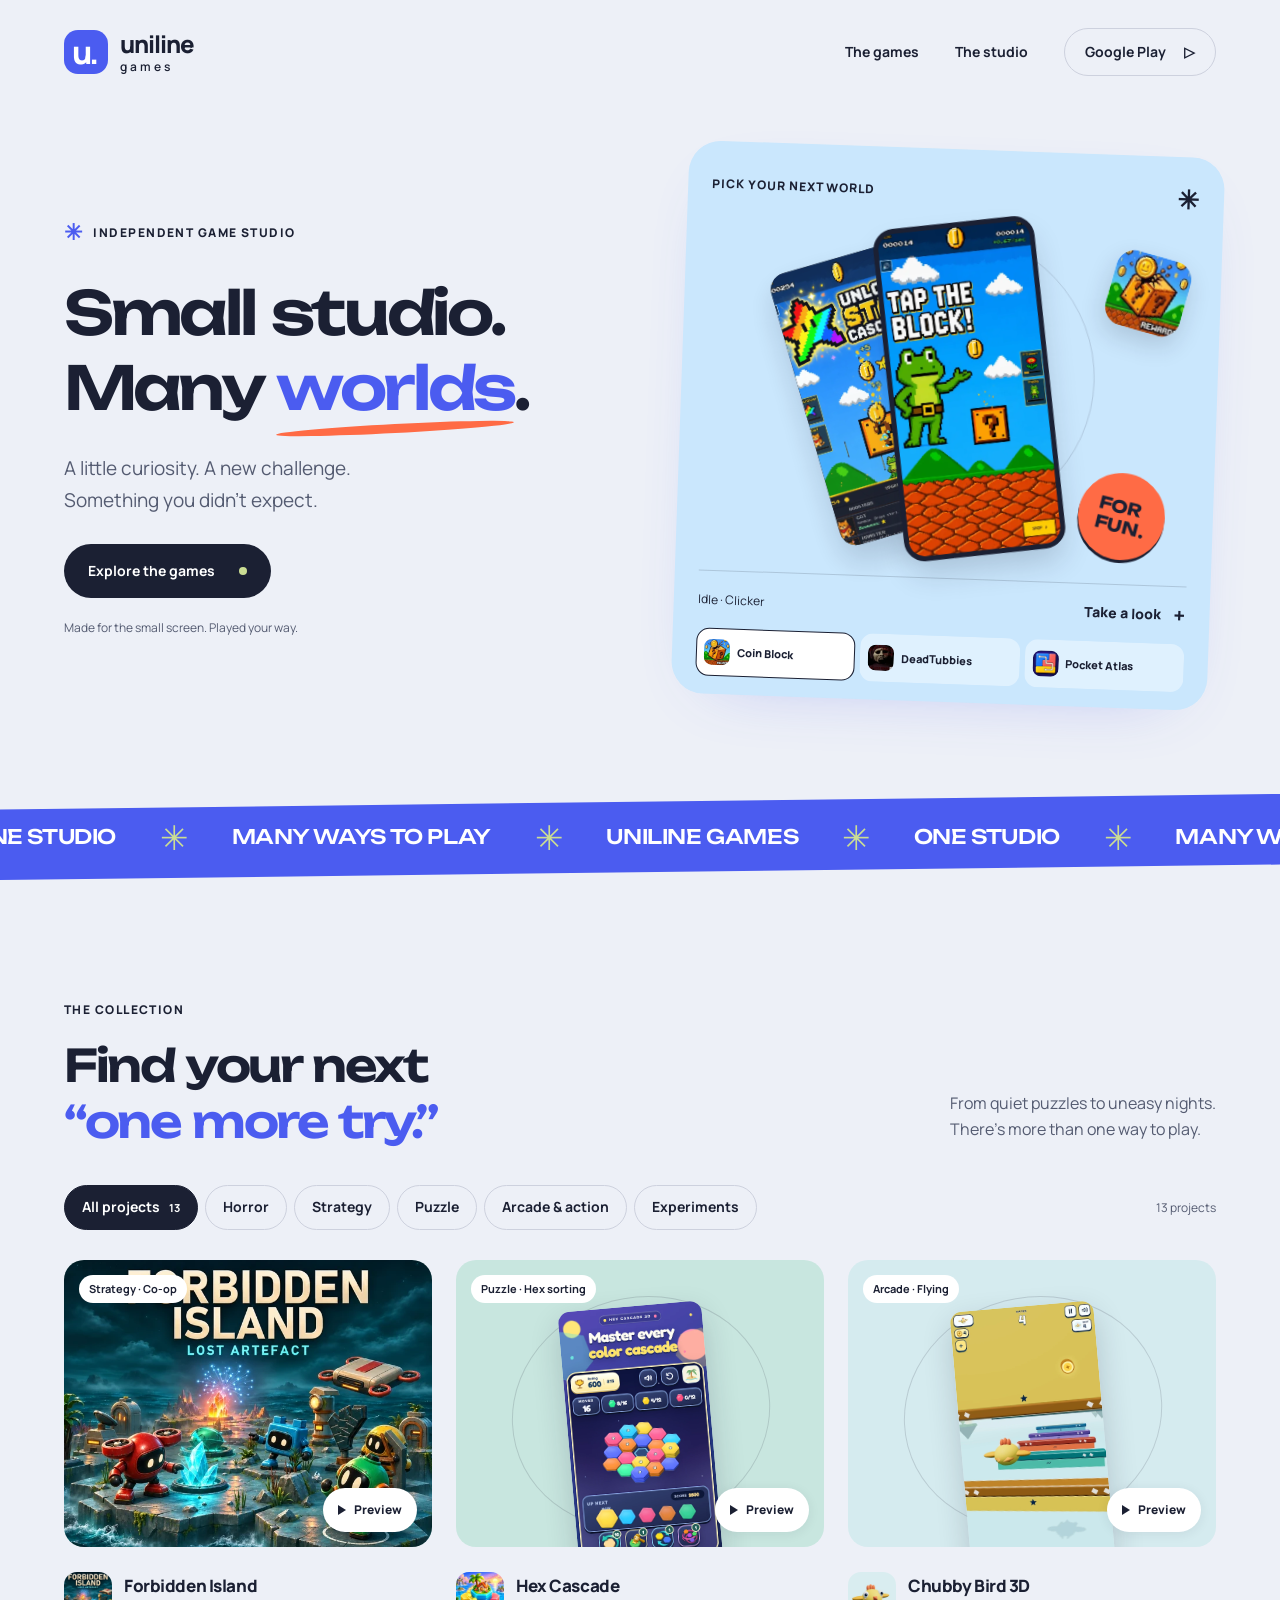
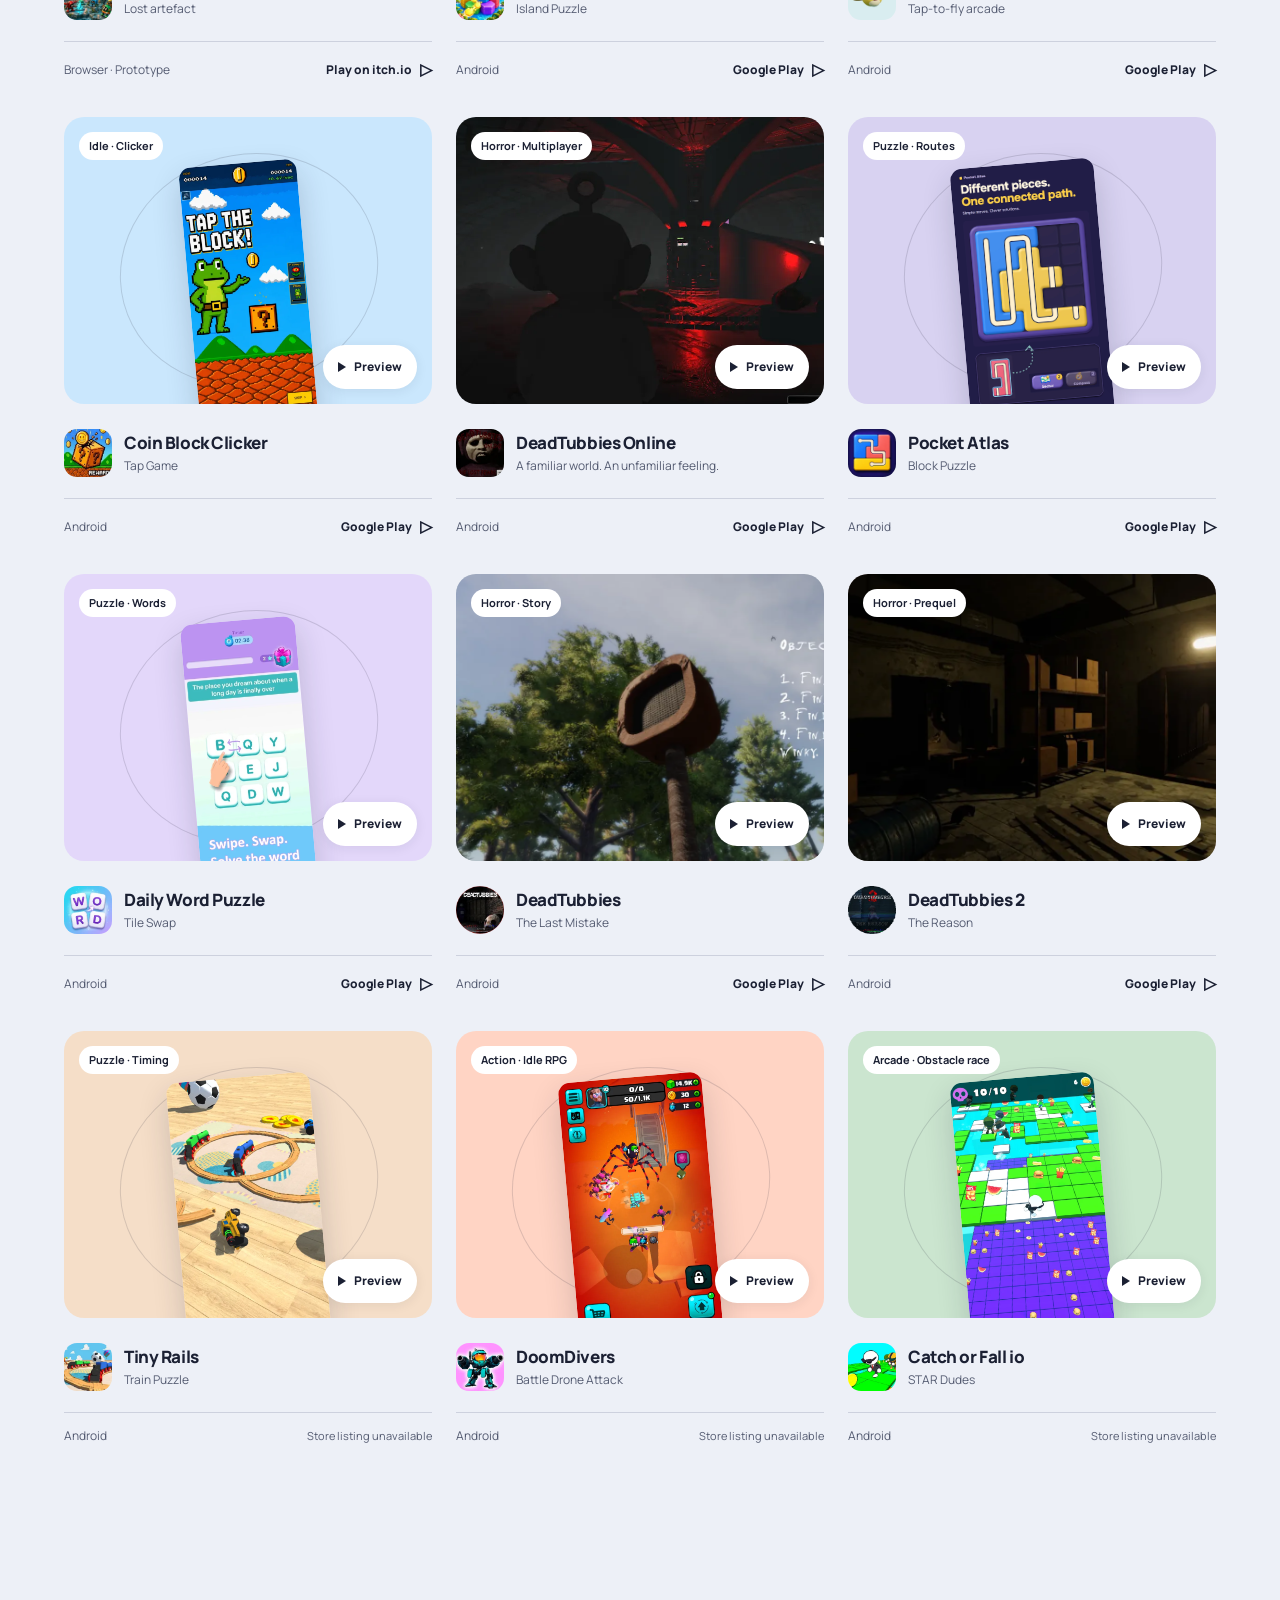
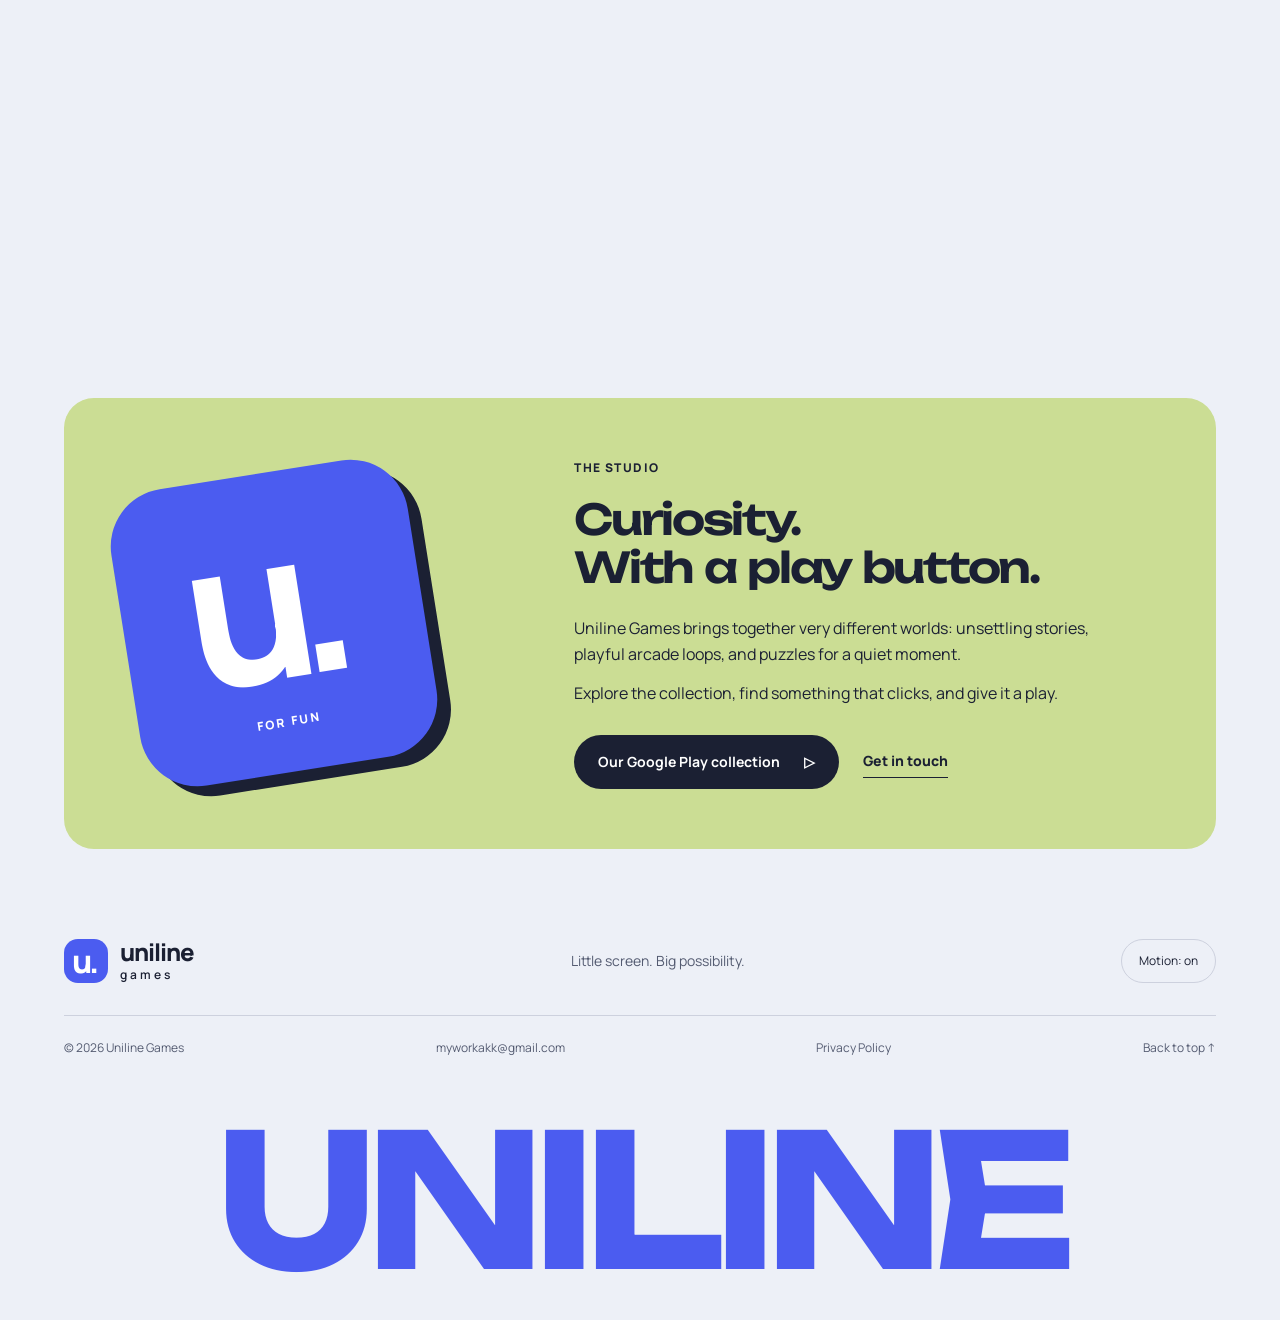
<file: index.html>
<!doctype html>
<html lang="en">
<head>
 <meta charset="utf-8"><meta name="viewport" content="width=device-width, initial-scale=1">
 <meta name="theme-color" content="#EDF0F7">
 <title>Uniline Games — Small studio. Many worlds.</title>
 <meta name="description" content="Explore Uniline Games: Forbidden Island, Hex Cascade, Chubby Bird 3D, Pocket Atlas, and more. Discover our mobile and browser games.">
 <meta property="og:title" content="Uniline Games — Small studio. Many worlds."><meta property="og:description" content="Horror, puzzles, arcade adventures, and a little curiosity. Explore our collection."><meta property="og:type" content="website">
 <link rel="icon" href="assets/favicon.svg" type="image/svg+xml">
 <link rel="preload" href="assets/unbounded.woff2" as="font" type="font/woff2" crossorigin>
 <link rel="stylesheet" href="styles.css?v=20261123"><script src="script.js?v=20261123" defer></script>
</head>
<body>
 <a class="skip-link" href="#collection">Skip to games</a><div class="scroll-progress" aria-hidden="true"></div>
 <header class="site-header"><a class="brand" href="#home" aria-label="Uniline Games home"><span class="brand-mark" aria-hidden="true">u.</span><span>uniline<span class="brand-games">games</span></span></a>
 <button class="menu-toggle js-only" aria-expanded="false" aria-controls="main-nav" aria-label="Open navigation"><span></span><span></span></button>
 <nav id="main-nav" aria-label="Main navigation"><a href="#collection">The games</a><a href="#studio">The studio</a><a class="nav-store" href="https://play.google.com/store/apps/dev?id=8556297894808618230" target="_blank" rel="noopener noreferrer">Google Play <span aria-hidden="true">▷</span></a></nav></header>
 <main>
 <section class="hero section-wrap" id="home" aria-labelledby="hero-title">
  <div class="hero-copy"><p class="eyebrow"><span class="tiny-cross" aria-hidden="true">✳</span> Independent game studio</p><h1 id="hero-title">Small studio.<br>Many <span class="worlds">worlds<span class="word-underline" aria-hidden="true"></span></span>.</h1><p class="hero-description">A little curiosity. A new challenge.<br>Something you didn’t expect.</p><a class="button button-dark" href="#collection">Explore the games <span class="button-dot" aria-hidden="true"></span></a><p class="hero-note">Made for the small screen. Played your way.</p></div>
  <div class="hero-playground" style="--scene-color:#CAE7FD">
   <div class="scene-label"><span>Pick your next world</span><span class="scene-symbol" aria-hidden="true">✳</span></div>
   <div class="scene-stage" id="hero-scene"><div class="scene-circle" aria-hidden="true"></div><div class="scene-back"><img id="hero-image-back" src="assets/coin-2.webp" width="506" height="900" alt="" fetchpriority="high"></div><div class="scene-front"><img id="hero-image" src="assets/coin-1.webp" width="416" height="900" alt="Coin Block Clicker gameplay" fetchpriority="high"></div><img class="scene-icon" id="hero-icon" src="assets/coin-icon.webp" width="100" height="100" alt=""><span class="fun-sticker" aria-hidden="true">FOR<br>FUN.</span></div>
   <div class="scene-caption"><span id="hero-genre">Idle · Clicker</span><button class="text-button js-only" id="hero-preview" data-game="coin">Take a look <span aria-hidden="true">+</span></button></div>
   <div class="scene-selector js-only" role="group" aria-label="Featured games"><button data-scene="coin" aria-pressed="true"><img src="assets/coin-icon.webp" width="32" height="32" alt="">Coin Block</button><button data-scene="dead-online" aria-pressed="false"><img src="assets/dead-online-icon.webp" width="32" height="32" alt="">DeadTubbies</button><button data-scene="atlas" aria-pressed="false"><img src="assets/atlas-icon.webp" width="32" height="32" alt="">Pocket Atlas</button></div>
  </div>
 </section>
 <div class="world-band" aria-hidden="true"><div class="world-band-track"><span>ONE STUDIO</span><span class="band-star">✳</span><span>MANY WAYS TO PLAY</span><span class="band-star">✳</span><span>UNILINE GAMES</span><span class="band-star">✳</span><span>ONE STUDIO</span><span class="band-star">✳</span><span>MANY WAYS TO PLAY</span></div></div>
 <section class="collection section-wrap" id="collection" aria-labelledby="collection-title"><div class="section-heading reveal"><div><p class="eyebrow">The collection</p><h2 id="collection-title">Find your next<br><span>“one more try.”</span></h2></div><p>From quiet puzzles to uneasy nights.<br>There’s more than one way to play.</p></div>
 <div class="collection-toolbar"><div class="filters js-only" role="group" aria-label="Filter projects"><button data-filter="all" aria-pressed="true">All projects <span>13</span></button><button data-filter="horror" aria-pressed="false">Horror</button><button data-filter="strategy" aria-pressed="false">Strategy</button><button data-filter="puzzle" aria-pressed="false">Puzzle</button><button data-filter="arcade" aria-pressed="false">Arcade & action</button><button data-filter="experiments" aria-pressed="false">Experiments</button></div><span class="result-count js-only" role="status" aria-live="polite">13 projects</span></div>
 <div class="game-grid"><article class="game-card reveal" data-category="strategy" id="project-forbidden-island" style="--card-color:#C5E1DA">
 <div class="game-art landscape">
  <img class="art-first" src="assets/forbidden-island-cover.webp" width="630" height="500" alt="Forbidden Island: Lost artefact — cover artwork" loading="lazy">
  <img class="art-second" src="assets/forbidden-island-1.webp" width="1600" height="900" alt="" loading="lazy">
  <span class="genre-pill">Strategy · Co-op</span>
  <button class="preview-button js-only" data-game="forbidden-island" aria-label="Preview Forbidden Island"><span class="play-symbol" aria-hidden="true"></span> Preview</button>
 </div>
 <div class="game-info"><img class="app-icon" src="assets/forbidden-island-icon.webp" width="52" height="52" alt="" loading="lazy"><div><h3>Forbidden Island</h3><p>Lost artefact</p></div></div>
 <div class="card-bottom"><span>Browser · Prototype</span><a href="https://unilinegames.itch.io/forbiddenisland" target="_blank" rel="noopener noreferrer" aria-label="Play Forbidden Island on itch.io">Play on itch.io <span class="small-play" aria-hidden="true">▷</span></a></div>
</article>
<article class="game-card reveal" data-category="puzzle" id="project-hex" style="--card-color:#C8E6DF">
 <div class="game-art portrait">
  <img class="art-first" src="assets/hex-1.webp" width="720" height="1280" alt="Hex Cascade — gameplay screenshot" loading="lazy">
  <img class="art-second" src="assets/hex-2.webp" width="720" height="1280" alt="" loading="lazy">
  <span class="genre-pill">Puzzle · Hex sorting</span>
  <button class="preview-button js-only" data-game="hex" aria-label="Preview Hex Cascade"><span class="play-symbol" aria-hidden="true"></span> Preview</button>
 </div>
 <div class="game-info"><img class="app-icon" src="assets/hex-icon.webp" width="52" height="52" alt="" loading="lazy"><div><h3>Hex Cascade</h3><p>Island Puzzle</p></div></div>
 <div class="card-bottom"><span>Android</span><a href="https://play.google.com/store/apps/details?id=com.uniline.hexsortpuzzle" target="_blank" rel="noopener noreferrer" aria-label="Hex Cascade on Google Play">Google Play <span class="small-play" aria-hidden="true">▷</span></a></div>
</article>
<article class="game-card reveal" data-category="arcade" id="project-bird" style="--card-color:#D5EBEF">
 <div class="game-art portrait">
  <img class="art-first" src="assets/bird-1.webp" width="720" height="1280" alt="Chubby Bird 3D — gameplay screenshot" loading="lazy">
  <img class="art-second" src="assets/bird-2.webp" width="720" height="1280" alt="" loading="lazy">
  <span class="genre-pill">Arcade · Flying</span>
  <button class="preview-button js-only" data-game="bird" aria-label="Preview Chubby Bird 3D"><span class="play-symbol" aria-hidden="true"></span> Preview</button>
 </div>
 <div class="game-info"><img class="app-icon" src="assets/bird-icon.webp" width="52" height="52" alt="" loading="lazy"><div><h3>Chubby Bird 3D</h3><p>Tap-to-fly arcade</p></div></div>
 <div class="card-bottom"><span>Android</span><a href="https://play.google.com/store/apps/details?id=com.angryflappybird.uniline" target="_blank" rel="noopener noreferrer" aria-label="Chubby Bird 3D on Google Play">Google Play <span class="small-play" aria-hidden="true">▷</span></a></div>
</article>
<article class="game-card reveal" data-category="arcade" id="project-coin" style="--card-color:#CAE7FD">
 <div class="game-art portrait">
  <img class="art-first" src="assets/coin-1.webp" width="405" height="900" alt="Coin Block Clicker — gameplay screenshot" loading="lazy">
  <img class="art-second" src="assets/coin-2.webp" width="405" height="900" alt="" loading="lazy">
  <span class="genre-pill">Idle · Clicker</span>
  <button class="preview-button js-only" data-game="coin" aria-label="Preview Coin Block Clicker"><span class="play-symbol" aria-hidden="true"></span> Preview</button>
 </div>
 <div class="game-info"><img class="app-icon" src="assets/coin-icon.webp" width="52" height="52" alt="" loading="lazy"><div><h3>Coin Block Clicker</h3><p>Tap Game</p></div></div>
 <div class="card-bottom"><span>Android</span><a href="https://play.google.com/store/apps/details?id=com.cubeclickercoin.app" target="_blank" rel="noopener noreferrer" aria-label="Coin Block Clicker on Google Play">Google Play <span class="small-play" aria-hidden="true">▷</span></a></div>
</article>
<article class="game-card reveal" data-category="horror" id="project-dead-online" style="--card-color:#D3D8E0">
 <div class="game-art landscape">
  <img class="art-first" src="assets/dead-online-1.webp" width="1100" height="619" alt="DeadTubbies Online — gameplay screenshot" loading="lazy">
  <img class="art-second" src="assets/dead-online-2.webp" width="1100" height="619" alt="" loading="lazy">
  <span class="genre-pill">Horror · Multiplayer</span>
  <button class="preview-button js-only" data-game="dead-online" aria-label="Preview DeadTubbies Online"><span class="play-symbol" aria-hidden="true"></span> Preview</button>
 </div>
 <div class="game-info"><img class="app-icon" src="assets/dead-online-icon.webp" width="52" height="52" alt="" loading="lazy"><div><h3>DeadTubbies Online</h3><p>A familiar world. An unfamiliar feeling.</p></div></div>
 <div class="card-bottom"><span>Android</span><a href="https://play.google.com/store/apps/details?id=com.ArtuomGameStudio.DTOnline" target="_blank" rel="noopener noreferrer" aria-label="DeadTubbies Online on Google Play">Google Play <span class="small-play" aria-hidden="true">▷</span></a></div>
</article>
<article class="game-card reveal" data-category="puzzle" id="project-atlas" style="--card-color:#D8D2F1">
 <div class="game-art portrait">
  <img class="art-first" src="assets/atlas-1.webp" width="720" height="1280" alt="Pocket Atlas — gameplay screenshot" loading="lazy">
  <img class="art-second" src="assets/atlas-2.webp" width="720" height="1280" alt="" loading="lazy">
  <span class="genre-pill">Puzzle · Routes</span>
  <button class="preview-button js-only" data-game="atlas" aria-label="Preview Pocket Atlas"><span class="play-symbol" aria-hidden="true"></span> Preview</button>
 </div>
 <div class="game-info"><img class="app-icon" src="assets/atlas-icon.webp" width="52" height="52" alt="" loading="lazy"><div><h3>Pocket Atlas</h3><p>Block Puzzle</p></div></div>
 <div class="card-bottom"><span>Android</span><a href="https://play.google.com/store/apps/details?id=com.blockpuzzlepocketatlas" target="_blank" rel="noopener noreferrer" aria-label="Pocket Atlas on Google Play">Google Play <span class="small-play" aria-hidden="true">▷</span></a></div>
</article>
<article class="game-card reveal" data-category="puzzle" id="project-word" style="--card-color:#E3D7FA">
 <div class="game-art portrait">
  <img class="art-first" src="assets/word-1.webp" width="405" height="900" alt="Daily Word Puzzle — gameplay screenshot" loading="lazy">
  <img class="art-second" src="assets/word-2.webp" width="405" height="900" alt="" loading="lazy">
  <span class="genre-pill">Puzzle · Words</span>
  <button class="preview-button js-only" data-game="word" aria-label="Preview Daily Word Puzzle"><span class="play-symbol" aria-hidden="true"></span> Preview</button>
 </div>
 <div class="game-info"><img class="app-icon" src="assets/word-icon.webp" width="52" height="52" alt="" loading="lazy"><div><h3>Daily Word Puzzle</h3><p>Tile Swap</p></div></div>
 <div class="card-bottom"><span>Android</span><a href="https://play.google.com/store/apps/details?id=com.Uniline.DailyWordPuzzle" target="_blank" rel="noopener noreferrer" aria-label="Daily Word Puzzle on Google Play">Google Play <span class="small-play" aria-hidden="true">▷</span></a></div>
</article>
<article class="game-card reveal" data-category="horror" id="project-dead-last" style="--card-color:#D8DFDF">
 <div class="game-art landscape">
  <img class="art-first" src="assets/dead-last-1.webp" width="1100" height="619" alt="DeadTubbies — gameplay screenshot" loading="lazy">
  <img class="art-second" src="assets/dead-last-2.webp" width="1100" height="619" alt="" loading="lazy">
  <span class="genre-pill">Horror · Story</span>
  <button class="preview-button js-only" data-game="dead-last" aria-label="Preview DeadTubbies"><span class="play-symbol" aria-hidden="true"></span> Preview</button>
 </div>
 <div class="game-info"><img class="app-icon" src="assets/dead-last-icon.webp" width="52" height="52" alt="" loading="lazy"><div><h3>DeadTubbies</h3><p>The Last Mistake</p></div></div>
 <div class="card-bottom"><span>Android</span><a href="https://play.google.com/store/apps/details?id=com.ArtuomGameStudio.DT1" target="_blank" rel="noopener noreferrer" aria-label="DeadTubbies on Google Play">Google Play <span class="small-play" aria-hidden="true">▷</span></a></div>
</article>
<article class="game-card reveal" data-category="horror" id="project-dead-reason" style="--card-color:#DCCCD0">
 <div class="game-art landscape">
  <img class="art-first" src="assets/dead-reason-1.webp" width="1100" height="619" alt="DeadTubbies 2 — gameplay screenshot" loading="lazy">
  <img class="art-second" src="assets/dead-reason-2.webp" width="1100" height="619" alt="" loading="lazy">
  <span class="genre-pill">Horror · Prequel</span>
  <button class="preview-button js-only" data-game="dead-reason" aria-label="Preview DeadTubbies 2"><span class="play-symbol" aria-hidden="true"></span> Preview</button>
 </div>
 <div class="game-info"><img class="app-icon" src="assets/dead-reason-icon.webp" width="52" height="52" alt="" loading="lazy"><div><h3>DeadTubbies 2</h3><p>The Reason</p></div></div>
 <div class="card-bottom"><span>Android</span><a href="https://play.google.com/store/apps/details?id=com.ArtuomGameStudio.DT2" target="_blank" rel="noopener noreferrer" aria-label="DeadTubbies 2 on Google Play">Google Play <span class="small-play" aria-hidden="true">▷</span></a></div>
</article>
<article class="game-card reveal" data-category="puzzle" id="project-rails" style="--card-color:#F5DEC8">
 <div class="game-art portrait">
  <img class="art-first" src="assets/rails-1.webp" width="405" height="900" alt="Tiny Rails — gameplay screenshot" loading="lazy">
  <img class="art-second" src="assets/rails-2.webp" width="405" height="900" alt="" loading="lazy">
  <span class="genre-pill">Puzzle · Timing</span>
  <button class="preview-button js-only" data-game="rails" aria-label="Preview Tiny Rails"><span class="play-symbol" aria-hidden="true"></span> Preview</button>
 </div>
 <div class="game-info"><img class="app-icon" src="assets/rails-icon.webp" width="52" height="52" alt="" loading="lazy"><div><h3>Tiny Rails</h3><p>Train Puzzle</p></div></div>
 <div class="card-bottom"><span>Android</span><span class="unavailable">Store listing unavailable</span></div>
</article>
<article class="game-card reveal" data-category="arcade" id="project-doom" style="--card-color:#FFD4C4">
 <div class="game-art portrait">
  <img class="art-first" src="assets/doom-1.webp" width="405" height="900" alt="DoomDivers — gameplay screenshot" loading="lazy">
  <img class="art-second" src="assets/doom-2.webp" width="405" height="900" alt="" loading="lazy">
  <span class="genre-pill">Action · Idle RPG</span>
  <button class="preview-button js-only" data-game="doom" aria-label="Preview DoomDivers"><span class="play-symbol" aria-hidden="true"></span> Preview</button>
 </div>
 <div class="game-info"><img class="app-icon" src="assets/doom-icon.webp" width="52" height="52" alt="" loading="lazy"><div><h3>DoomDivers</h3><p>Battle Drone Attack</p></div></div>
 <div class="card-bottom"><span>Android</span><span class="unavailable">Store listing unavailable</span></div>
</article>
<article class="game-card reveal" data-category="arcade" id="project-catch" style="--card-color:#CBE5CF">
 <div class="game-art portrait">
  <img class="art-first" src="assets/catch-1.webp" width="405" height="900" alt="Catch or Fall io — gameplay screenshot" loading="lazy">
  <img class="art-second" src="assets/catch-2.webp" width="405" height="900" alt="" loading="lazy">
  <span class="genre-pill">Arcade · Obstacle race</span>
  <button class="preview-button js-only" data-game="catch" aria-label="Preview Catch or Fall io"><span class="play-symbol" aria-hidden="true"></span> Preview</button>
 </div>
 <div class="game-info"><img class="app-icon" src="assets/catch-icon.webp" width="52" height="52" alt="" loading="lazy"><div><h3>Catch or Fall io</h3><p>STAR Dudes</p></div></div>
 <div class="card-bottom"><span>Android</span><span class="unavailable">Store listing unavailable</span></div>
</article>
<article class="game-card reveal" data-category="experiments" id="project-what-if" style="--card-color:#D4D2E6">
 <div class="game-art portrait">
  <img class="art-first" src="assets/what-if-1.webp" width="405" height="900" alt="What If — gameplay screenshot" loading="lazy">
  <img class="art-second" src="assets/what-if-2.webp" width="405" height="900" alt="" loading="lazy">
  <span class="genre-pill">Experiment · AI portraits</span>
  <button class="preview-button js-only" data-game="what-if" aria-label="Preview What If"><span class="play-symbol" aria-hidden="true"></span> Preview</button>
 </div>
 <div class="game-info"><img class="app-icon" src="assets/what-if-icon.webp" width="52" height="52" alt="" loading="lazy"><div><h3>What If</h3><p>Your personal stories</p></div></div>
 <div class="card-bottom"><span>Beyond games</span><a href="https://play.google.com/store/apps/details?id=com.whatif.whatiffapp" target="_blank" rel="noopener noreferrer" aria-label="What If on Google Play">Google Play <span class="small-play" aria-hidden="true">▷</span></a></div>
</article></div>
 </section>
 <section class="studio section-wrap" id="studio" aria-labelledby="studio-title"><div class="studio-inner reveal"><div class="studio-emblem" aria-hidden="true"><span>u.</span><small>FOR FUN</small></div><div class="studio-copy"><p class="eyebrow">The studio</p><h2 id="studio-title">Curiosity.<br>With a play button.</h2><p>Uniline Games brings together very different worlds: unsettling stories, playful arcade loops, and puzzles for a quiet moment.</p><p>Explore the collection, find something that clicks, and give it a play.</p><div class="studio-links"><a class="button button-dark" href="https://play.google.com/store/apps/dev?id=8556297894808618230" target="_blank" rel="noopener noreferrer">Our Google Play collection <span aria-hidden="true">▷</span></a><a class="contact-link" href="mailto:myworkakk@gmail.com">Get in touch</a></div></div></div></section>
 </main>
 <footer class="site-footer section-wrap"><div class="footer-top"><a class="brand" href="#home"><span class="brand-mark" aria-hidden="true">u.</span><span>uniline<span class="brand-games">games</span></span></a><p>Little screen. Big possibility.</p><button class="motion-toggle js-only" aria-pressed="true">Motion: on</button></div><div class="footer-bottom"><span>© <span id="year">2026</span> Uniline Games</span><a href="mailto:myworkakk@gmail.com">myworkakk@gmail.com</a><a href="policy/">Privacy Policy</a><a href="#home">Back to top <span aria-hidden="true">↑</span></a></div><div class="footer-wordmark" aria-hidden="true">UNILINE</div></footer>
 <dialog class="game-dialog" aria-labelledby="dialog-title"><div class="dialog-shell"><button class="dialog-close" aria-label="Close game preview">×</button><div class="dialog-gallery"><img id="dialog-image" src="assets/coin-1.webp" alt=""><div class="gallery-controls"><button id="gallery-prev" aria-label="Previous screenshot">‹</button><span id="gallery-count" aria-live="polite">1 / 3</span><button id="gallery-next" aria-label="Next screenshot">›</button></div></div><div class="dialog-copy"><p class="eyebrow" id="dialog-genre"></p><h2 id="dialog-title"></h2><p class="dialog-subtitle" id="dialog-subtitle"></p><p id="dialog-description"></p><a class="button button-dark" id="dialog-store" target="_blank" rel="noopener noreferrer"><span id="dialog-store-label">View on Google Play</span> <span aria-hidden="true">▷</span></a><p id="dialog-unavailable" hidden>The Google Play listing is currently unavailable. You can still explore the project here.</p></div></div></dialog>
</body></html>
</file>
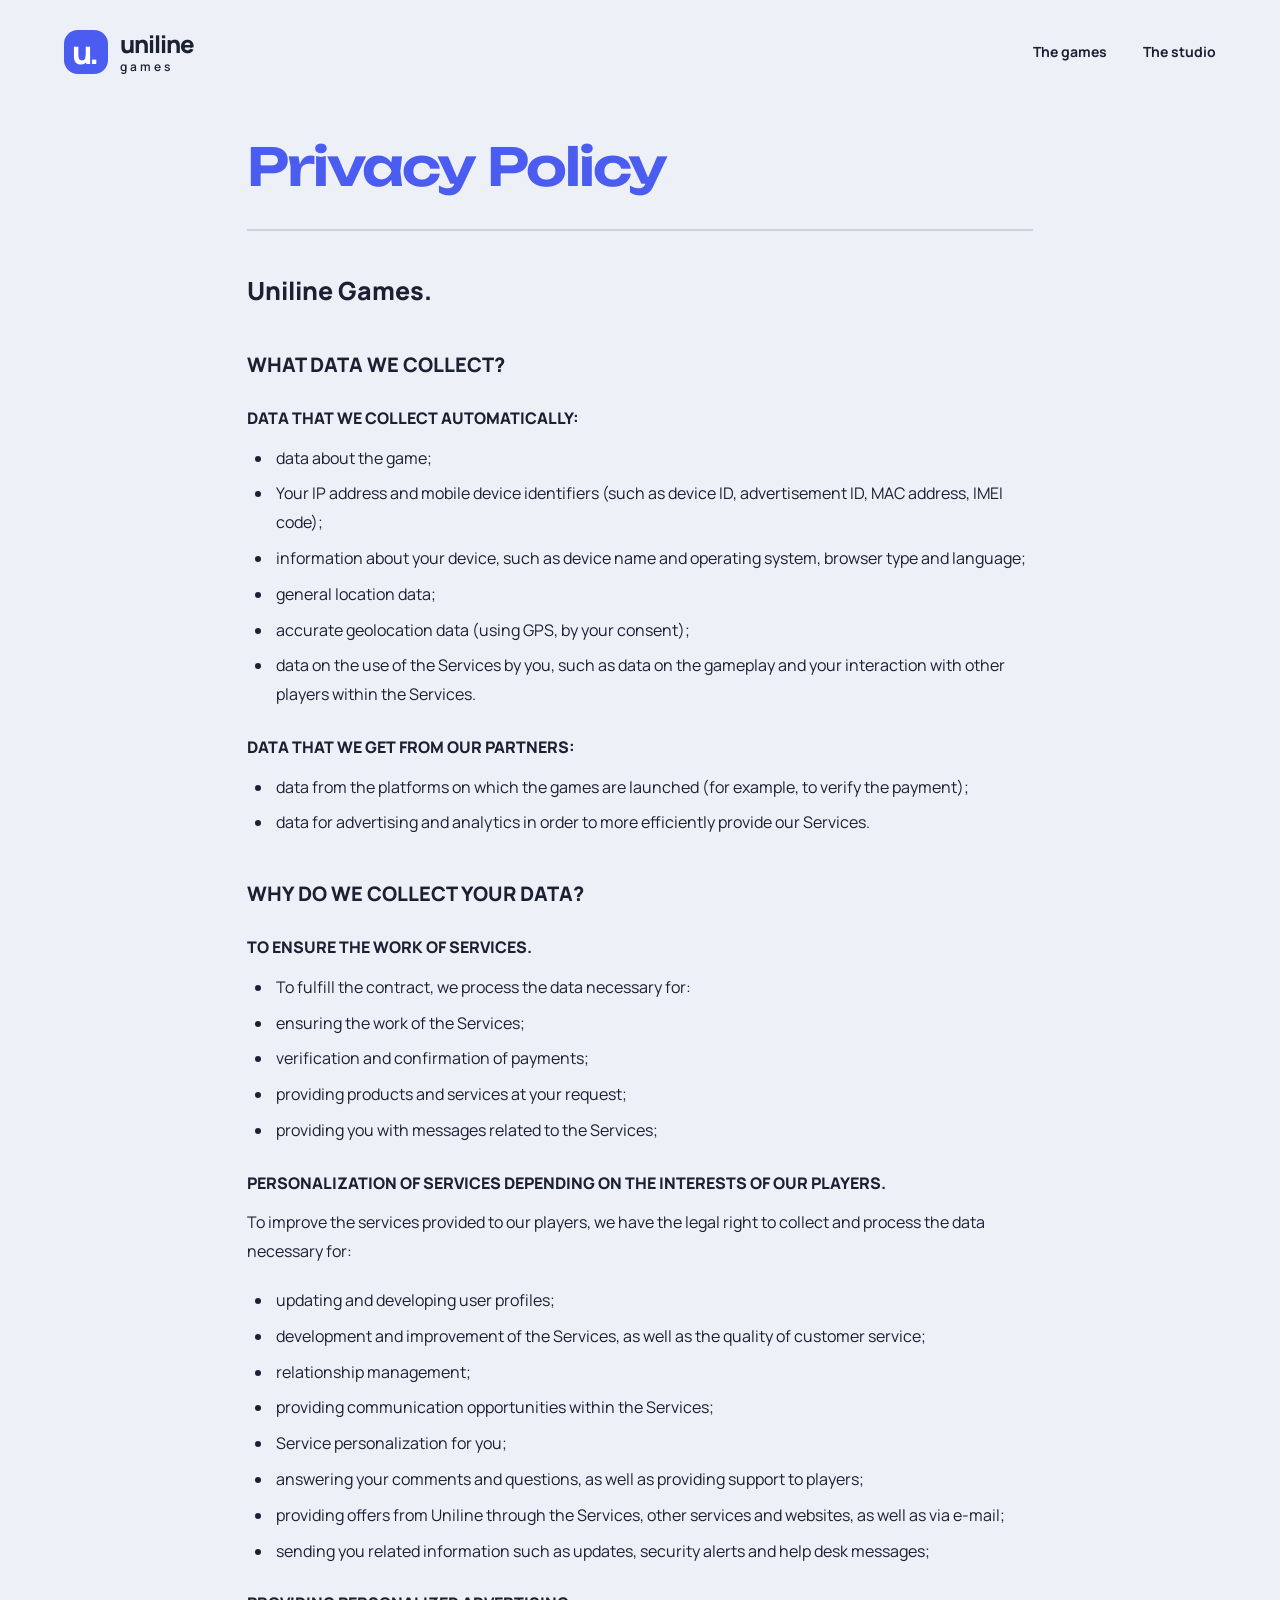
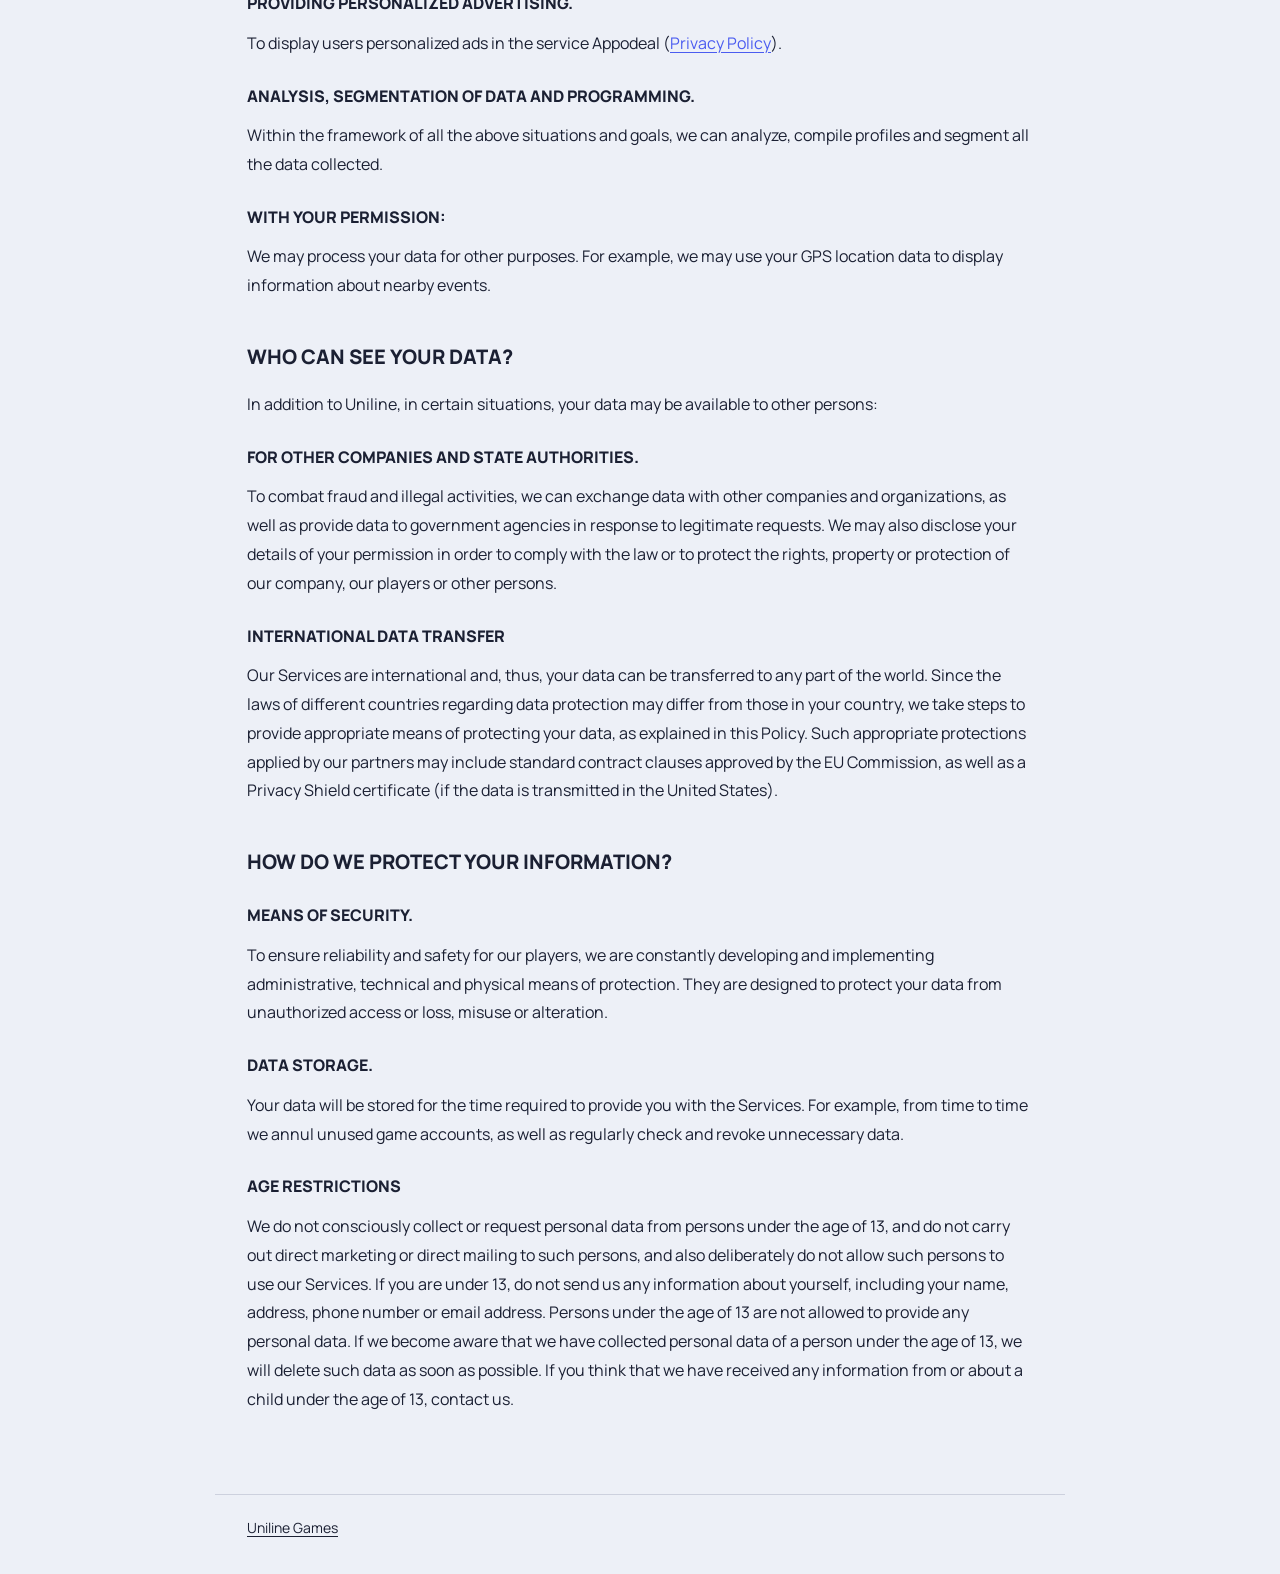
<file: policy/index.html>
<!doctype html>
<html lang="en">
<head>
 <meta charset="utf-8">
 <meta name="viewport" content="width=device-width, initial-scale=1">
 <meta name="theme-color" content="#EDF0F7">
 <title>Privacy Policy — Uniline Games</title>
 <meta name="description" content="Privacy Policy for Uniline Games.">
 <link rel="icon" href="../assets/favicon.svg" type="image/svg+xml">
 <link rel="stylesheet" href="../styles.css">
 <link rel="stylesheet" href="../policy/policy.css">
</head>
<body>
 <header class="site-header"><a class="brand" href="../" aria-label="Uniline Games home"><span class="brand-mark" aria-hidden="true">u.</span><span>uniline<span class="brand-games">games</span></span></a><nav aria-label="Main navigation"><a href="../#collection">The games</a><a href="../#studio">The studio</a></nav></header>
 <main class="policy-document" aria-labelledby="policy-title">
  <h1 id="policy-title">Privacy Policy</h1>
  <div class="policy-original">
    <div class="container">
		<div class="row">
			<div class="col-md-12">
				<h2>Uniline Games.</h2>
				<h3>WHAT DATA WE COLLECT?</h2>
				<h4>DATA THAT WE COLLECT AUTOMATICALLY:</h3>
				<ul>
					<li>data about the game;</li>
					<li>Your IP address and mobile device identifiers (such as device ID, advertisement ID, MAC address, IMEI code);</li>
					<li>information about your device, such as device name and operating system, browser type and language;</li>
					<li>general location data;</li>
					<li>accurate geolocation data (using GPS, by your consent);</li>
					<li>data on the use of the Services by you, such as data on the gameplay and your interaction with other players within the Services.</li>
				</ul>

				<h4>DATA THAT WE GET FROM OUR PARTNERS:</h4>
				<ul>
					<li>data from the platforms on which the games are launched (for example, to verify the payment);</li>
					<li>data for advertising and analytics in order to more efficiently provide our Services.</li>
				</ul>
				<h3>WHY DO WE COLLECT YOUR DATA?</h3>
				<h4>TO ENSURE THE WORK OF SERVICES.</h4>
				<ul>
					<li>To fulfill the contract, we process the data necessary for:</li>
					<li>ensuring the work of the Services;</li>
					<li>verification and confirmation of payments;</li>
					<li>providing products and services at your request;</li>
					<li>providing you with messages related to the Services;</li>
				</ul>
				<h4>PERSONALIZATION OF SERVICES DEPENDING ON THE INTERESTS OF OUR PLAYERS.</h4>
				<p>To improve the services provided to our players, we have the legal right to collect and process the data necessary for:</p>
				<ul>
					<li>updating and developing user profiles;</li>
					<li>development and improvement of the Services, as well as the quality of customer service;</li>
					<li>relationship management;</li>
					<li>providing communication opportunities within the Services;</li>
					<li>Service personalization for you;</li>
					<li>answering your comments and questions, as well as providing support to players;</li>
					<li>providing offers from Uniline through the Services, other services and websites, as well as via e-mail;</li>
					<li>sending you related information such as updates, security alerts and help desk messages;</li>
				</ul>
				<h4>PROVIDING PERSONALIZED ADVERTISING.</h4>
				<p>To display users personalized ads in the service Appodeal (<a href="https://appodeal.com/privacy-policy/">Privacy Policy</a>).</p>

				<h4>ANALYSIS, SEGMENTATION OF DATA AND PROGRAMMING.</h4>
				<p>Within the framework of all the above situations and goals, we can analyze, compile profiles and segment all the data collected.</p>

				<h4>WITH YOUR PERMISSION:</h4>
				<p>We may process your data for other purposes. For example, we may use your GPS location data to display information about nearby events.</p>

				<h3>WHO CAN SEE YOUR DATA?</h3>
				<p>In addition to Uniline, in certain situations, your data may be available to other persons:</p>
				<h4>FOR OTHER COMPANIES AND STATE AUTHORITIES.</h4>
				<p>To combat fraud and illegal activities, we can exchange data with other companies and organizations, as well as provide data to government agencies in response to legitimate requests.
We may also disclose your details of your permission in order to comply with the law or to protect the rights, property or protection of our company, our players or other persons.</p>
				<h4>INTERNATIONAL DATA TRANSFER</h4>
				<p>Our Services are international and, thus, your data can be transferred to any part of the world. Since the laws of different countries regarding data protection may differ from those in your country, we take steps to provide appropriate means of protecting your data, as explained in this Policy. Such appropriate protections applied by our partners may include standard contract clauses approved by the EU Commission, as well as a Privacy Shield certificate (if the data is transmitted in the United States).</p>

				<h3>HOW DO WE PROTECT YOUR INFORMATION?</h3>
				<h4>MEANS OF SECURITY.</h4>
				<p>To ensure reliability and safety for our players, we are constantly developing and implementing administrative, technical and physical means of protection. They are designed to protect your data from unauthorized access or loss, misuse or alteration.</p>
				<h4>DATA STORAGE.</h4>
				<p>Your data will be stored for the time required to provide you with the Services. For example, from time to time we annul unused game accounts, as well as regularly check and revoke unnecessary data.</p>
				<h4>AGE RESTRICTIONS</h4>
				<p>We do not consciously collect or request personal data from persons under the age of 13, and do not carry out direct marketing or direct mailing to such persons, and also deliberately do not allow such persons to use our Services. If you are under 13, do not send us any information about yourself, including your name, address, phone number or email address. Persons under the age of 13 are not allowed to provide any personal data. If we become aware that we have collected personal data of a person under the age of 13, we will delete such data as soon as possible. If you think that we have received any information from or about a child under the age of 13, contact us.</p>
			</div>
		</div>
	</div>
  </div>
 </main>
 <footer class="policy-footer"><a href="../">Uniline Games</a></footer>
</body>
</html>
</file>
<file: styles.css>
@font-face{font-family:Unbounded;src:url('assets/unbounded.woff2') format('woff2');font-style:normal;font-weight:400 900;font-display:swap}
@font-face{font-family:Manrope;src:url('assets/manrope.woff2') format('woff2');font-style:normal;font-weight:400 800;font-display:swap}
:root{--paper:#EDF0F7;--ink:#1B2033;--blue:#4B5CF0;--orange:#FF6B45;--lime:#CBDD94;--white:#fff;--line:#CDD1DE;--muted:#545B71;--ease:cubic-bezier(.2,.7,.2,1);overflow-x:clip}
*{box-sizing:border-box}html{scroll-behavior:smooth;scroll-padding-top:104px}body{margin:0;background:var(--paper);color:var(--ink);font-family:Manrope,Arial,sans-serif;font-size:16px;line-height:1.6}button,a{-webkit-tap-highlight-color:transparent}button{font:inherit;color:inherit;cursor:pointer}a{color:inherit;text-decoration:none}img{display:block;max-width:100%}button{border:0}h1,h2,h3,p{margin:0}h1,h2{font-family:Unbounded,Arial,sans-serif;font-weight:600;line-height:1.15;letter-spacing:-.055em}::selection{background:var(--lime);color:var(--ink)}:focus-visible{outline:3px solid var(--blue);outline-offset:5px}button:focus-visible{outline-offset:3px}.section-wrap{max-width:1440px;padding-left:64px;padding-right:64px;margin:0 auto}.js-only{display:none}.js .js-only{display:flex}[hidden]{display:none!important}.skip-link{position:fixed;top:10px;left:10px;background:var(--ink);color:white;padding:12px 20px;z-index:100;transform:translateY(-160%)}.skip-link:focus{transform:none}.scroll-progress{height:3px;position:fixed;top:0;left:0;width:100%;background:var(--orange);transform:scaleX(0);transform-origin:left;z-index:50;pointer-events:none}
.site-header{height:104px;max-width:1440px;margin:auto;padding:0 64px;display:flex;align-items:center;justify-content:space-between;position:relative;z-index:20}.brand{display:flex;gap:12px;align-items:center;font-weight:800;font-size:24px;letter-spacing:-1px;line-height:1}.brand-mark{width:44px;height:44px;display:grid;place-items:center;border-radius:14px;background:var(--blue);color:white;font-weight:800;font-size:32px;letter-spacing:-3px;padding-right:4px}.brand-games{display:block;font-size:12px;letter-spacing:3px;margin-top:5px;font-weight:600}.site-header nav{display:flex;gap:36px;align-items:center;font-weight:700;font-size:14px}.site-header nav a{transition:color .2s}.site-header nav a:hover{color:var(--blue)}.nav-store{border:1px solid var(--line);border-radius:50px;padding:12px 20px;display:flex;gap:18px}.menu-toggle{display:none!important}
.hero{display:grid;grid-template-columns:1.06fr 1fr;align-items:center;gap:48px;padding-top:42px;padding-bottom:78px;min-height:680px}.eyebrow{text-transform:uppercase;letter-spacing:.12em;font-size:12px;font-weight:800;display:flex;align-items:center;gap:10px}.tiny-cross{font-size:22px;color:var(--blue)}.hero h1{font-size:clamp(38px,4.7vw,68px);margin:25px 0 28px;line-height:1.25}.worlds{color:var(--blue);position:relative;white-space:nowrap}.word-underline{position:absolute;bottom:-8px;left:0;width:100%;height:9px;background:var(--orange);border-radius:50%;transform:rotate(-3deg)}.hero-description{font-size:19px;line-height:1.65;color:var(--muted);margin-bottom:28px}.button{display:inline-flex;justify-content:center;align-items:center;gap:24px;min-height:54px;padding:14px 24px;border-radius:40px;font-weight:700;font-size:14px;transition:background .2s,transform .25s}.button-dark{background:var(--ink);color:white}.button-dark:hover{background:var(--blue);transform:translateY(-2px)}.button-dot{width:8px;height:8px;border-radius:50%;background:var(--lime)}.hero-note{font-size:12px;color:var(--muted);margin-top:20px}.hero-playground{min-width:0;background:var(--scene-color);border-radius:32px;position:relative;transition:background .4s;box-shadow:0 20px 70px -45px #4B5CF070;padding:22px 24px 18px;transform:rotate(2deg)}.scene-label{display:flex;justify-content:space-between;font-size:12px;text-transform:uppercase;letter-spacing:.08em;font-weight:800;align-items:center}.scene-symbol{font-size:26px}.scene-stage{height:365px;position:relative;perspective:900px;transition:transform .3s var(--ease);transform:translate3d(var(--sx,0),var(--sy,0),0)}.scene-circle{position:absolute;width:290px;height:290px;border:1px solid #1B203325;border-radius:50%;left:50%;top:45%;transform:translate(-50%,-50%)}.scene-front,.scene-back{position:absolute;box-shadow:0 16px 30px #1B203330;border-radius:17px;overflow:hidden;background:#151C24;transition:transform .5s var(--ease),width .4s,opacity .2s}.scene-front{width:154px;height:326px;left:50%;top:12px;transform:translateX(-37%) rotate(-8deg);z-index:2;outline:5px solid var(--ink);outline-offset:-1px}.scene-back{width:139px;height:282px;left:20%;top:43px;transform:rotate(-18deg);opacity:.92}.scene-front img,.scene-back img{width:100%;height:100%;object-fit:cover;transition:opacity .15s}.scene-icon{position:absolute;width:77px;height:77px;right:2%;top:35px;border-radius:19px;transform:rotate(14deg);box-shadow:0 10px 24px #1B20332a;z-index:3}.fun-sticker{position:absolute;right:5%;bottom:24px;z-index:3;width:87px;height:87px;border-radius:50%;background:var(--orange);color:var(--ink);display:grid;align-content:center;justify-content:center;line-height:1.12;font-family:Unbounded,sans-serif;font-weight:700;font-size:17px;transform:rotate(12deg);box-shadow:0 3px 0 #1B2033}.scene-stage.landscape .scene-front{width:88%;height:211px;left:50%;top:89px;transform:translateX(-50%) rotate(-6deg);border-radius:12px}.scene-stage.landscape .scene-back{width:85%;height:200px;left:7%;top:50px;transform:rotate(5deg)}.scene-stage.landscape .scene-icon{top:14px}.scene-caption{display:flex;align-items:center;justify-content:space-between;font-size:12px;gap:8px;min-height:32px;border-top:1px solid #1B20332a;padding-top:12px}.text-button{padding:0;background:none;gap:12px;font-weight:800;align-items:center;min-height:32px;font-size:14px}.text-button span{font-size:21px}.scene-selector{gap:5px;margin-top:12px;position:relative;z-index:4}.scene-selector button{display:flex;align-items:center;gap:7px;flex:1;border-radius:13px;padding:9px 7px;background:#ffffff65;border:1px solid transparent;font-size:11px;font-weight:800;white-space:nowrap;min-height:48px;transition:background .2s}.scene-selector button img{border-radius:8px;width:26px;height:26px}.scene-selector button[aria-pressed=true]{background:white;border-color:var(--ink)}.scene-selector button:hover{background:white}.world-band{overflow:hidden;background:var(--blue);color:white;padding:18px 0;transform:rotate(-2deg);margin:10px 0 20px;width:100%}.world-band-track{display:flex;align-items:center;gap:44px;width:max-content;transform:translateX(var(--band-shift,-30px));will-change:transform;font-family:Unbounded,sans-serif;font-size:20px;font-weight:500;letter-spacing:-.02em;white-space:nowrap}.band-star{color:var(--lime);font-size:34px;line-height:1}
.collection{padding-top:100px;padding-bottom:96px}.section-heading{display:flex;justify-content:space-between;gap:32px;align-items:flex-end;margin-bottom:36px}.section-heading h2{font-size:clamp(32px,3.5vw,48px);margin-top:18px;line-height:1.25}.section-heading h2 span{color:var(--blue)}.section-heading>p{color:var(--muted);font-size:16px;padding-bottom:7px}.collection-toolbar{display:flex;gap:20px;justify-content:space-between;align-items:center;margin-bottom:30px}.filters{gap:7px;flex-wrap:wrap}.filters button{background:transparent;border:1px solid var(--line);padding:10px 17px;border-radius:32px;min-height:44px;white-space:nowrap;font-size:14px;font-weight:700;transition:background .2s,color .2s,border-color .2s}.filters button span{font-size:11px;padding-left:6px}.filters button[aria-pressed=true]{background:var(--ink);border-color:var(--ink);color:white}.filters button:hover{border-color:var(--ink)}.result-count{font-size:12px;color:var(--muted);white-space:nowrap}.game-grid{display:grid;grid-template-columns:repeat(3,minmax(0,1fr));gap:32px 24px}.game-card{min-width:0;transform-style:preserve-3d;transition:transform .35s var(--ease);transform:perspective(1000px) rotateX(var(--rx,0deg)) rotateY(var(--ry,0deg)) translateY(var(--lift,0px))}.game-art{position:relative;height:287px;background:var(--card-color);border-radius:20px;overflow:hidden;isolation:isolate;transition:box-shadow .35s}.game-art>img{position:absolute;transition:opacity .45s,transform .6s var(--ease);object-fit:contain;width:100%;height:100%;z-index:1}.game-art.portrait>img{height:89%;width:auto;max-width:70%;left:50%;bottom:-5%;transform:translateX(-50%) rotate(-5deg);border-radius:12px 12px 0 0;box-shadow:0 12px 30px #1B203330}.game-art.portrait:before{content:'';position:absolute;left:15%;top:13%;width:70%;height:80%;border:1px solid #1B203326;border-radius:50%;transform:rotate(-15deg)}.game-art.landscape>img{object-fit:cover;object-position:center}.game-art .art-second{opacity:0}.genre-pill{position:absolute;z-index:3;top:15px;left:15px;font-size:11px;font-weight:700;border-radius:20px;padding:5px 10px;background:var(--white);color:var(--ink)}.preview-button{position:absolute;bottom:15px;right:15px;z-index:4;border-radius:50px;background:var(--white);padding:11px 15px;align-items:center;gap:8px;font-weight:800;font-size:12px;box-shadow:0 2px 12px #1B203314;min-height:44px;transition:background .2s,transform .2s}.preview-button:hover{background:var(--lime);transform:scale(1.03)}.play-symbol{width:0;height:0;border-left:8px solid var(--ink);border-top:5px solid transparent;border-bottom:5px solid transparent;display:inline-block}.game-info{display:flex;gap:12px;align-items:center;margin-top:18px;min-height:62px}.app-icon{width:48px;height:48px;flex-shrink:0;border-radius:13px;transition:transform .35s}.game-info h3{font-size:17px;font-weight:800;line-height:1.4;letter-spacing:-.025em}.game-info p{font-size:12px;color:var(--muted);line-height:1.5;margin-top:2px}.card-bottom{display:flex;gap:8px;align-items:center;justify-content:space-between;padding-top:13px;margin-top:14px;border-top:1px solid var(--line);font-size:12px;color:var(--muted)}.card-bottom a{font-weight:800;color:var(--ink);min-height:30px;display:flex;align-items:center;gap:8px}.card-bottom a:hover{color:var(--blue)}.small-play{font-size:16px}.unavailable{font-size:11px}.game-card:last-child{grid-column:auto}.reveal{opacity:1}.js .reveal.is-pending{opacity:0;transform:translateY(24px)}.reveal{transition:opacity .6s var(--ease),transform .6s var(--ease)}
.studio{padding-top:0;padding-bottom:70px}.studio-inner{background:var(--lime);border-radius:30px;padding:60px;display:grid;grid-template-columns:.65fr 1fr;gap:72px;align-items:center}.studio-emblem{aspect-ratio:1;max-width:300px;background:var(--blue);border-radius:58px;transform:rotate(-9deg);color:white;display:flex;align-items:center;justify-content:center;flex-direction:column;box-shadow:12px 12px 0 #1B2033}.studio-emblem>span{font-size:clamp(120px,16vw,230px);font-weight:800;line-height:1;letter-spacing:-.12em;padding-right:.13em}.studio-emblem small{font-size:12px;font-weight:800;letter-spacing:.2em;padding-top:10px;padding-bottom:15px}.studio-copy h2{font-size:clamp(30px,3.3vw,46px);margin:18px 0 24px}.studio-copy>p:not(.eyebrow){font-size:16px;max-width:540px;margin-top:14px}.studio-links{display:flex;gap:24px;align-items:center;flex-wrap:wrap;margin-top:28px}.contact-link{border-bottom:1px solid var(--ink);font-size:14px;font-weight:800;min-height:32px;display:flex;align-items:center}.site-footer{overflow:hidden;padding-top:20px}.footer-top{display:flex;justify-content:space-between;align-items:center;gap:20px;margin-bottom:32px}.footer-top p{font-size:14px;color:var(--muted)}.motion-toggle{background:none;border:1px solid var(--line);border-radius:30px;padding:11px 17px;font-size:12px;align-items:center;min-height:44px}.footer-bottom{border-top:1px solid var(--line);padding:22px 0;display:flex;gap:24px;justify-content:space-between;font-size:12px;color:var(--muted)}.footer-bottom a:hover{color:var(--blue)}.footer-wordmark{font-family:Unbounded,Arial,sans-serif;font-weight:700;font-size:clamp(60px,14.5vw,210px);letter-spacing:-.07em;line-height:1.3;color:var(--blue);text-align:center;user-select:none}
.game-dialog{border:0;padding:0;max-width:1000px;width:calc(100% - 48px);max-height:90vh;border-radius:24px;background:var(--paper);color:var(--ink);box-shadow:0 20px 90px #0004}.game-dialog::backdrop{background:#1B2033a8;backdrop-filter:blur(8px)}.dialog-shell{display:grid;grid-template-columns:1.1fr 1fr;position:relative}.dialog-close{position:absolute;right:15px;top:15px;z-index:10;border:1px solid var(--line);background:white;border-radius:50%;width:44px;height:44px;font-size:28px;line-height:1}.dialog-gallery{background:var(--dialog-color,#CAE7FD);padding:32px;min-width:0;display:flex;flex-direction:column;align-items:center;justify-content:center}.dialog-gallery>img{width:100%;height:470px;object-fit:contain;border-radius:8px}.gallery-controls{display:flex;gap:24px;align-items:center;margin-top:22px}.gallery-controls button{width:44px;height:44px;border-radius:50%;background:#fff;font-size:27px;line-height:1}.gallery-controls span{font-size:12px;font-weight:800}.dialog-copy{padding:78px 38px 38px;align-self:center}.dialog-copy h2{font-size:30px;margin:20px 0 14px;overflow-wrap:anywhere;letter-spacing:-.04em}.dialog-subtitle{font-size:16px;font-weight:700;margin-bottom:22px;color:var(--muted)}.dialog-copy>p{font-size:15px}.dialog-copy .button{margin-top:30px}.dialog-copy #dialog-unavailable{margin-top:25px;font-size:13px;color:var(--muted)}body.dialog-open{overflow:hidden}
@media(hover:hover) and (pointer:fine){.game-card:hover{--lift:-6px}.game-card:hover .game-art{box-shadow:0 16px 32px -15px #1B203345}.game-card:hover .art-second{opacity:1}.game-card:hover .portrait>img{transform:translateX(-50%) rotate(2deg) scale(1.025)}.game-card:hover .landscape>img{transform:scale(1.04)}.game-card:hover .app-icon{transform:rotate(-6deg)}}
@media(min-width:1600px){.hero{min-height:760px}.hero h1{font-size:72px}.scene-stage{height:405px}.scene-front{height:356px;width:169px}.scene-back{height:315px;width:156px}.scene-stage.landscape .scene-front{top:110px}.scene-stage.landscape .scene-back{top:70px}}
@media(max-width:1100px){.section-wrap,.site-header{padding-left:36px;padding-right:36px}.hero{gap:32px;min-height:660px}.hero h1{font-size:46px}.hero-description{font-size:17px}.scene-selector button{flex-direction:column;gap:3px}.scene-stage{height:340px}.scene-front{height:300px;width:141px}.scene-back{left:10%;height:264px;width:124px}.scene-icon{right:0;width:65px;height:65px}.game-art{height:248px}.studio-inner{gap:45px;padding:45px}.studio-links{gap:16px}.studio-links .button{padding-left:20px;padding-right:20px}.game-info h3{font-size:16px}}
@media(max-width:800px){.hero{grid-template-columns:1fr;gap:48px;padding-top:30px;padding-bottom:64px}.hero-copy{max-width:650px}.hero h1{font-size:clamp(42px,7.7vw,62px)}.hero-playground{max-width:560px;width:100%;margin:0 auto;transform:rotate(1deg)}.scene-stage{height:370px}.scene-front{height:326px;width:154px}.scene-back{left:24%;height:288px;width:137px}.scene-selector button{flex-direction:row;padding:10px 13px;font-size:12px}.hero-note{margin-top:16px}.section-heading{align-items:flex-start;flex-direction:column;gap:20px}.section-heading>p{font-size:15px}.game-grid{grid-template-columns:repeat(2,minmax(0,1fr))}.game-art{height:280px}.collection{padding-top:72px}.collection-toolbar{align-items:flex-start}.result-count{display:none!important}.studio-inner{grid-template-columns:1fr;gap:45px}.studio-emblem{width:180px;border-radius:38px;box-shadow:8px 8px 0 var(--ink)}.studio-emblem>span{font-size:140px}.studio-copy h2{font-size:38px}.site-header nav{gap:20px}.dialog-shell{grid-template-columns:1fr 1fr}.dialog-gallery{padding:22px}.dialog-gallery>img{height:370px}.dialog-copy{padding:65px 25px 30px}.dialog-copy h2{font-size:24px}.dialog-copy .button{font-size:12px;padding:12px 18px;gap:12px}}
@media(max-width:580px){.section-wrap,.site-header{padding-left:22px;padding-right:22px}.site-header{height:88px}.brand{font-size:22px}.brand-mark{width:40px;height:40px;font-size:30px}.site-header nav{font-size:12px;gap:16px}.site-header nav .nav-store{display:none}.js .menu-toggle{display:flex!important;flex-direction:column;justify-content:center;gap:6px;width:44px;height:44px;background:none;border:1px solid var(--line);border-radius:50%;padding:12px}.menu-toggle span{width:18px;height:2px;background:var(--ink)}.js .site-header nav{display:none;position:absolute;top:78px;right:22px;left:22px;background:white;border-radius:20px;box-shadow:0 15px 50px #1B203329;padding:20px;align-items:stretch;flex-direction:column}.js .site-header nav.open{display:flex}.js .site-header nav a{font-size:16px;padding:10px}.js .site-header nav .nav-store{display:flex;justify-content:space-between}.hero{padding-top:20px;gap:38px}.hero h1{font-size:clamp(34px,8.7vw,48px);margin:20px 0 26px;letter-spacing:-.06em}.hero-description{font-size:17px}.eyebrow{font-size:11px;letter-spacing:.08em}.hero-note{font-size:11px}.hero-playground{padding:16px 16px 14px;border-radius:24px}.scene-stage{height:330px}.scene-front{height:285px;width:134px;top:16px}.scene-back{height:252px;width:120px;left:15%;top:40px}.scene-icon{width:60px;height:60px;top:25px}.fun-sticker{width:68px;height:68px;font-size:14px;right:2%;bottom:32px}.scene-circle{width:240px;height:240px}.scene-label{font-size:10px}.scene-selector{gap:4px}.scene-selector button{flex-direction:column;justify-content:center;padding:8px 5px;font-size:10px;min-height:64px}.scene-caption{font-size:11px}.text-button{font-size:12px}.scene-stage.landscape .scene-front{height:165px;top:105px}.scene-stage.landscape .scene-back{height:160px;top:65px}.world-band{padding:14px 0}.world-band-track{font-size:14px;gap:24px}.band-star{font-size:26px}.collection{padding-top:55px;padding-bottom:60px}.section-heading h2{font-size:30px;line-height:1.3}.section-heading{margin-bottom:26px;gap:18px}.filters{gap:6px}.filters button{font-size:12px;padding:9px 13px}.collection-toolbar{margin-bottom:24px}.game-grid{grid-template-columns:1fr;gap:32px}.game-art{height:330px}.game-art.portrait>img{height:91%;bottom:-9%}.game-info h3{font-size:19px}.game-info p{font-size:13px}.game-info{margin-top:16px}.app-icon{width:48px;height:48px}.card-bottom{font-size:13px}.studio{padding-bottom:48px}.studio-inner{padding:32px 26px;border-radius:24px;gap:35px}.studio-emblem{width:140px;border-radius:30px}.studio-emblem>span{font-size:108px}.studio-emblem small{font-size:10px;padding-top:2px;padding-bottom:10px}.studio-copy h2{font-size:28px;line-height:1.3}.studio-copy>p:not(.eyebrow){font-size:15px}.studio-links{align-items:flex-start;flex-direction:column;gap:18px}.studio-links .button{font-size:12px;gap:12px}.footer-top{flex-wrap:wrap;row-gap:22px}.footer-top>p{order:3;width:100%;font-size:13px}.motion-toggle{font-size:11px;padding:10px 13px}.footer-bottom{flex-wrap:wrap;font-size:11px;gap:12px 20px}.footer-bottom>a:last-child{margin-left:auto}.footer-wordmark{font-size:14.5vw;line-height:1.55}.game-dialog{width:calc(100% - 24px);border-radius:20px;max-height:92dvh}.dialog-shell{grid-template-columns:1fr}.dialog-gallery{padding:25px 18px 20px}.dialog-gallery>img{height:340px}.gallery-controls{margin-top:16px}.dialog-copy{padding:30px 25px}.dialog-copy h2{font-size:27px}.dialog-copy .button{font-size:14px}.dialog-close{right:10px;top:10px}}
@media(max-width:350px){.hero h1{font-size:29px}.game-art{height:280px}.scene-selector button{font-size:9px}.brand{font-size:20px}.studio-copy h2{font-size:24px}}
h1,h2{word-spacing:.075em}
.world-band{transform:none;clip-path:polygon(0 18%,100% 0,100% 82%,0 100%);padding-top:26px;padding-bottom:26px}
@media(prefers-reduced-motion:reduce){html{scroll-behavior:auto}*,*:before,*:after{animation:none!important;transition:none!important}.js .reveal.is-pending{opacity:1;transform:none}.game-card,.scene-stage{transform:none!important}.world-band-track{transform:translateX(-30px)!important}}
html.motion-off{scroll-behavior:auto}.motion-off *,.motion-off *:before,.motion-off *:after{animation:none!important;transition:none!important}.motion-off .reveal{opacity:1!important;transform:none!important}.motion-off .game-card,.motion-off .scene-stage{transform:none!important}.motion-off .world-band-track{transform:translateX(-30px)!important}
.game-dialog[data-layout=landscape] .dialog-gallery>img{height:auto}
</file>
<file: policy/policy.css>
.policy-document{max-width:850px;margin:30px auto 80px;padding:0 32px;font-size:16px;line-height:1.8;overflow-wrap:break-word}
.policy-document>h1{font-size:clamp(32px,5vw,52px);line-height:1.25;letter-spacing:-.04em;color:var(--blue);margin:0 0 42px;padding-bottom:30px;border-bottom:2px solid var(--line)}
.policy-original h2{font-family:Manrope,Arial,sans-serif;font-size:25px;line-height:1.4;letter-spacing:0;font-weight:800;word-spacing:normal;margin:0 0 28px}
.policy-original h3{font-size:20px;line-height:1.5;margin:42px 0 18px;font-weight:800}
.policy-original h4{font-size:16px;line-height:1.6;margin:26px 0 12px;font-weight:800}
.policy-original p{margin:0 0 20px}
.policy-original ul{padding-left:26px;margin:12px 0 22px}
.policy-original li{padding-left:3px;margin:7px 0}
.policy-original a{color:var(--blue);text-decoration:underline;text-underline-offset:3px}
.policy-footer{max-width:850px;margin:auto;padding:22px 32px 35px;border-top:1px solid var(--line);font-size:14px}
.policy-footer a{text-decoration:underline;text-underline-offset:3px}
@media(max-width:580px){.policy-document{margin-top:20px;padding:0 22px}.policy-document>h1{margin-bottom:30px;padding-bottom:22px}.policy-original h3{font-size:18px;margin-top:32px}.policy-footer{padding-left:22px;padding-right:22px}.site-header nav{font-size:12px}}
@media print{body{background:#fff;color:#000}.site-header,.policy-footer{display:none}.policy-document{max-width:none;margin:0;padding:0}.policy-document>h1{color:#000}.policy-original a{color:#000}}
</file>
